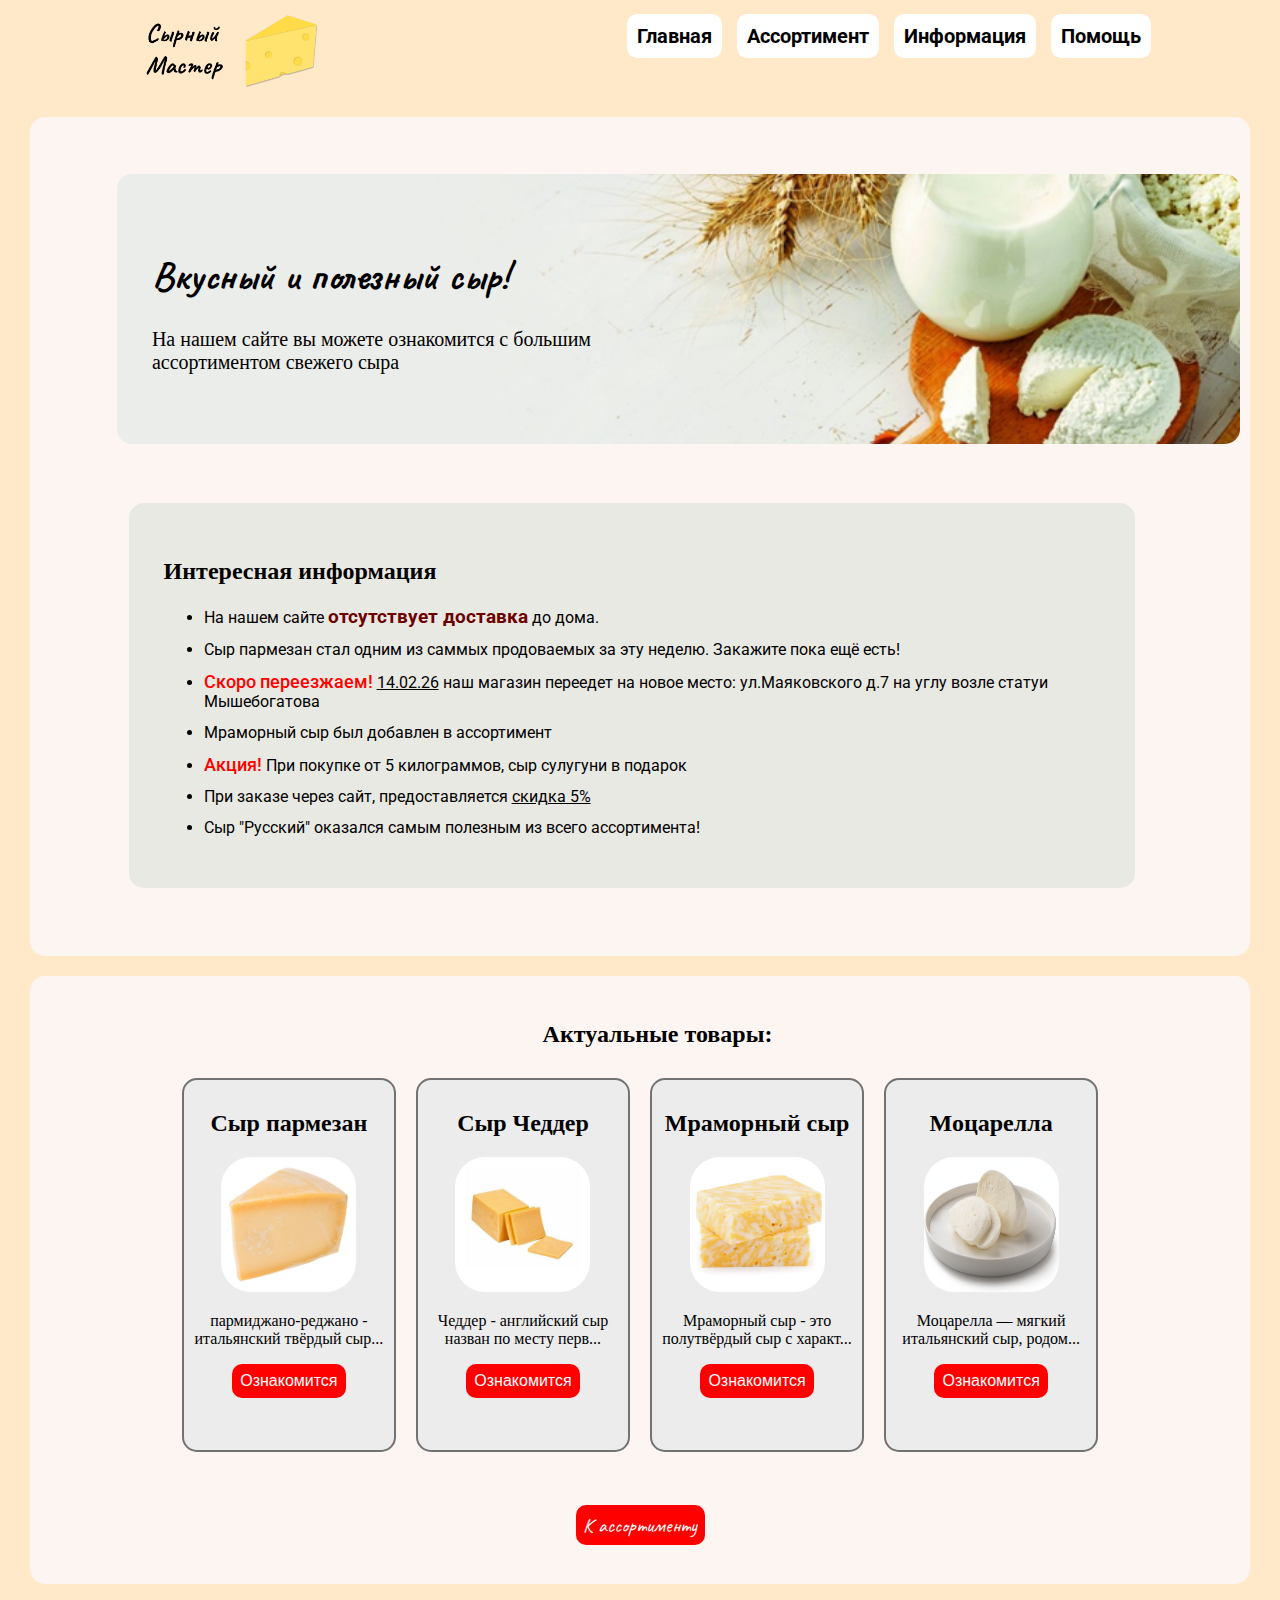
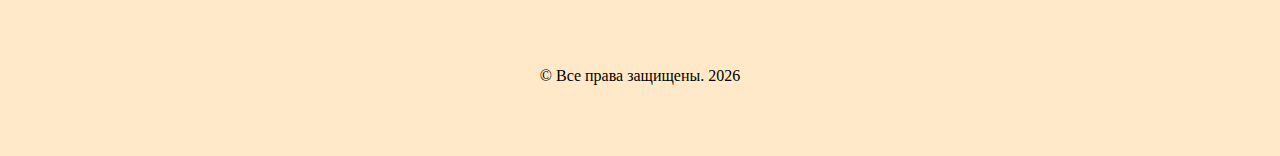
<file: index.html>
<!DOCTYPE html>
<html lang="ru">

<head>
    <meta charset="UTF-8">
    <meta name="viewport" content="width=device-width, initial-scale=1.0">
    <title>CheeseHome</title>
    <link rel="stylesheet" href="./CSS/style.css">
    <link rel="chortcut icon" href="./img/mice.png" type="image/png">
</head>

<body>
    <Header>
        <div class="logo-container">
            <div class="logo"><img src="./img/logo.png" alt="LOGO" class="logo-img"></div>
            <div>
                <nav>
                    <ul class="nav-link">
                        <li><a href="./index.html" class="nav-link_item">Главная </a></li>
                        <li><a href="./pages/Asort.html" class="nav-link_item">Ассортимент </a></li>
                        <li><a href="./pages/contact.html" class="nav-link_item">Информация </a></li>
                        <li><a href="./pages/support.html" class="nav-link_item">Помощь </a></li>
                    </ul>
                </nav>
            </div>
        </div>
    </Header>
    <section class="container">

        <div class="ab">
            <div class="main-container">
                <div class="main">
                    <h1>Вкусный и полезный сыр!</h1>
                    <p>На нашем сайте вы можете ознакомится с большим<br> ассортиментом свежего сыра</p>
                </div>
            </div>
            <div class="News-container">
                <h2>Интересная информация</h2>
                <ul>
                    <li>На нашем сайте <span class="Allert-contact"> отсутствует доставка</span> до дома.</li>
                    <li>Сыр пармезан стал одним из саммых продоваемых за эту неделю. Закажите пока ещё есть! </li>
                    <li><span class="Allert">Скоро переезжаем!</span> <u>14.02.26</u> наш магазин переедет на новое
                        место: ул.Маяковского д.7 на углу возле статуи Мышебогатова</li>
                    <li>Мраморный сыр был добавлен в ассортимент</li>
                    <li><span class="Allert">Акция!</span> При покупке от 5 килограммов, сыр сулугуни в подарок</li>
                    <li>При заказе через сайт, предоставляется <u>скидка 5%</u></li>
                    <li>Сыр "Русский" оказался самым полезным из всего ассортимента!</li>
                </ul>
            </div>
        </div>

    </section>
    <section class="container">

        <div class="heha">
            <h2 class="actual">Актуальные товары:</h2>
            <div class="Assort-contain-index-2">
                <div></div>
                <div class="Assort-contain-index">
                    <div class="Container-item-index">
                        <h2>Сыр пармезан</h2>
                        <img src="./img/sir1.jpg" alt="sir1" class="Assort-sir-img-2">
                        <p>пармиджано-реджано - итальянский твёрдый сыр...</p>
                        <button class="button">Ознакомится</button>
                    </div>
                    <div class="Container-item-index">
                        <h2>Сыр Чеддер</h2>
                        <img src="./img/sir2.jpg" alt="sir2" class="Assort-sir-img-2">
                        <p>Чеддер - английский сыр назван по месту перв...</p>
                        <button class="button">Ознакомится</button>
                    </div>
                    <div class="Container-item-index">
                        <h2>Мраморный сыр</h2>
                        <img src="./img/sir3.jpg" alt="sir3" class="Assort-sir-img-2">
                        <p>Мраморный сыр - это полутвёрдый сыр с характ...</p>
                        <button class="button">Ознакомится</button>
                    </div>
                    <div class="Container-item-index">
                        <h2>Моцарелла</h2>
                        <img src="./img/moc1.png" alt="moc1" class="Assort-sir-img-2">
                        <p>Моцарелла — мягкий итальянский сыр, родом...</p>
                        <button class="button">Ознакомится</button>
                    </div>

                    <div class="index-button"><a href="./pages/Asort.html" class="button-go-to">К ассортименту</a>
                    </div>
                </div>
                <div></div>
            </div>
        </div>

    </section>
<footer> © Все права защищены. 2026</footer>
</body>
</html>
</file>
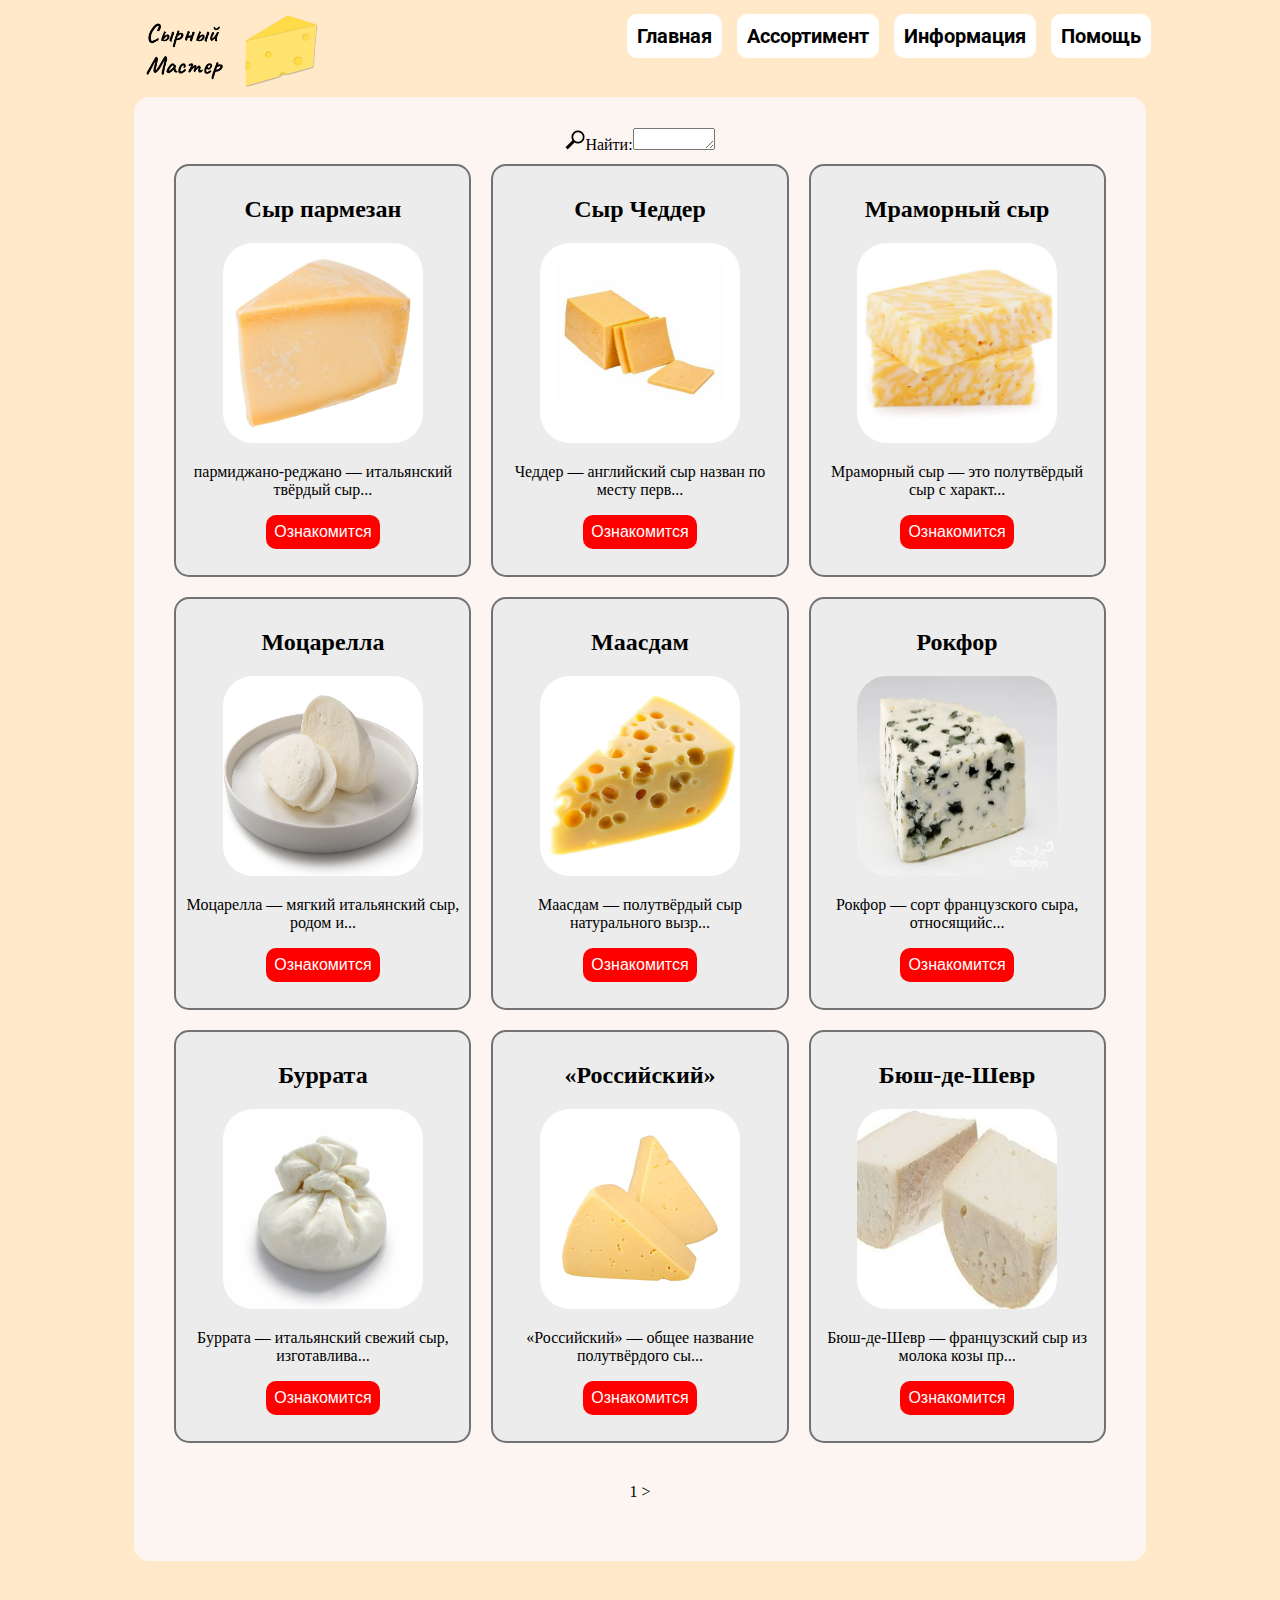
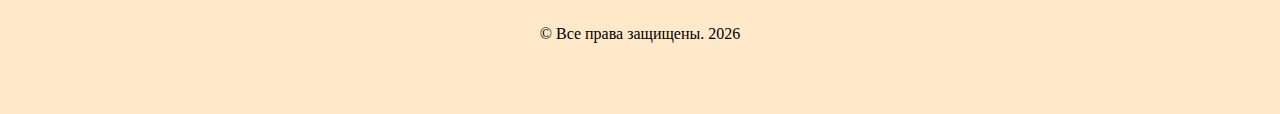
<file: pages/Asort.html>
<!DOCTYPE html>
<html lang="ru">

<head>
    <meta charset="UTF-8">
    <meta name="viewport" content="width=device-width, initial-scale=1.0">
    <title>CheeseHome</title>
    <link rel="stylesheet" href="../CSS/style.css">
    <link rel="chortcut icon" href="../img/mice.png" type="image/png">
</head>

<body>
    <Header>
        <div class="logo-container">
            <div class="logo"><img src="../img/logo.png" alt="LOGO" class="logo-img"></div>
            <div>
                <nav>
                    <ul class="nav-link">
                        <li><a href="../index.html" class="nav-link_item">Главная </a></li>
                        <li><a href="./Asort.html" class="nav-link_item">Ассортимент </a></li>
                        <li><a href="./contact.html" class="nav-link_item">Информация </a></li>
                        <li><a href="./support.html" class="nav-link_item">Помощь </a></li>
                    </ul>
                </nav>
            </div>
        </div>
    </Header>
    <section>
        <div class="Container-table">
            <img src="../img/lupa.png" alt="help find" class="Assort-help-find-img">Найти:<textarea class="find-assort_textArea"></textarea>
            <div class="Assort-contain">
                <div class="Container-item">
                    <h2>Сыр пармезан</h2>
                    <img src="../img/sir1.jpg" alt="sir1" class="Assort-sir-img">
                    <p>пармиджано-реджано — итальянский твёрдый сыр...</p>
                    <button class="button">Ознакомится</button>
                </div>
                <div class="Container-item">
                    <h2>Сыр Чеддер</h2>
                    <img src="../img/sir2.jpg" alt="sir2" class="Assort-sir-img">
                    <p>Чеддер — английский сыр назван по месту перв...</p>
                    <button class="button">Ознакомится</button>
                </div>
                <div class="Container-item">
                    <h2>Мраморный сыр</h2>
                    <img src="../img/sir3.jpg" alt="sir3" class="Assort-sir-img">
                    <p>Мраморный сыр — это полутвёрдый сыр с характ...</p>
                    <button class="button">Ознакомится</button>
                </div>
            </div>
            <div class="Assort-contain">
                <div class="Container-item">
                    <h2>Моцарелла</h2>
                    <img src="../img/moc1.png" alt="moc1" class="Assort-sir-img">
                    <p>Моцарелла — мягкий итальянский сыр, родом и...</p>
                    <button class="button">Ознакомится</button>
                </div>
                <div class="Container-item">
                    <h2>Маасдам</h2>
                    <img src="../img/moc2.jpg" alt="moc2" class="Assort-sir-img">
                    <p>Маасдам — полутвёрдый сыр натурального вызр...</p>
                    <button class="button">Ознакомится</button>
                </div>
                <div class="Container-item">
                    <h2>Рокфор</h2>
                    <img src="../img/moc3.jpg" alt="moc3" class="Assort-sir-img">
                    <p>Рокфор — сорт французского сыра, относящийс...</p>
                    <button class="button">Ознакомится</button>
                </div>
            </div>
            <div class="Assort-contain">
                <div class="Container-item">
                    <h2>Буррата</h2>
                    <img src="../img/bac1.jpg" alt="sir1" class="Assort-sir-img">
                    <p>Буррата — итальянский свежий сыр, изготавлива...</p>
                    <button class="button">Ознакомится</button>
                </div>
                <div class="Container-item">
                    <h2>«Российский»</h2>
                    <img src="../img/bac2.jpg" alt="sir2" class="Assort-sir-img">
                    <p>«Российский» — общее название полутвёрдого сы...</p>
                    <button class="button">Ознакомится</button>
                </div>
                <div class="Container-item">
                    <h2>Бюш-де-Шевр</h2>
                    <img src="../img/bac3.jpg" alt="sir3" class="Assort-sir-img">
                    <p>Бюш-де-Шевр — французский сыр из молока козы пр...</p>
                    <button class="button">Ознакомится</button>
                </div>
            </div>
            <div class="Container-table"><a href="" class="buttons-to-Assort">1 ></a></div>
        </div>
    </section>
    <footer> © Все права защищены. 2026</footer>
</body>


</html>
</file>
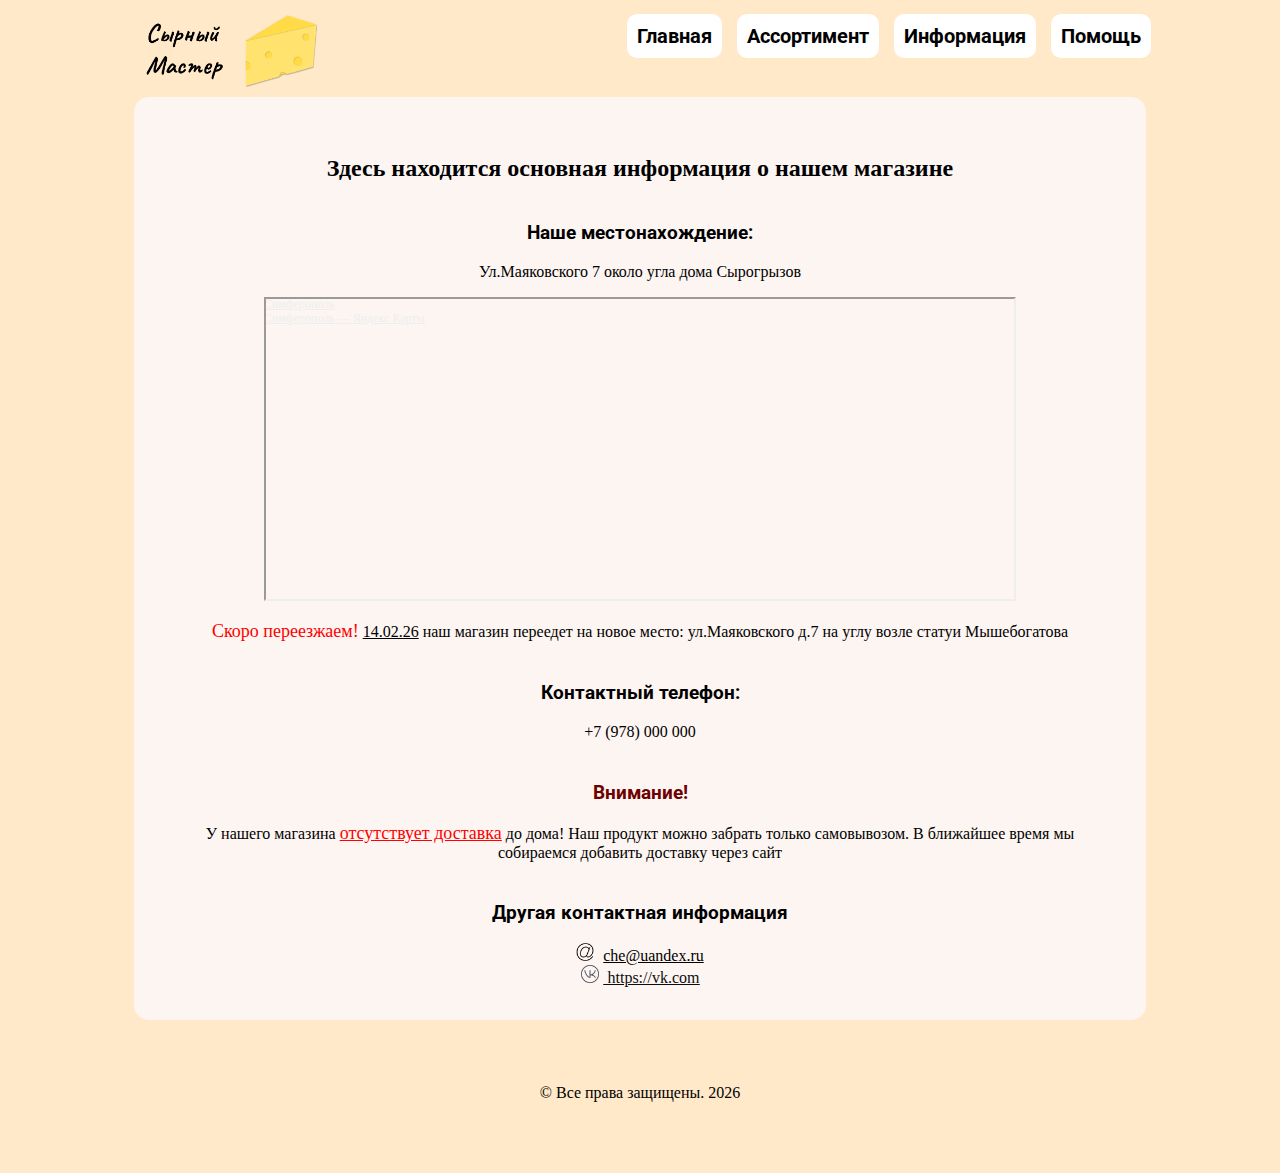
<file: pages/contact.html>
<!DOCTYPE html>
<html lang="en">

<head>
    <meta charset="UTF-8">
    <meta name="viewport" content="width=device-width, initial-scale=1.0">
    <title>CheeseHome</title>
    <link rel="stylesheet" href="../CSS/style.css">
    <link rel="chortcut icon" href="../img/mice.png" type="image/png">
</head>

<body>
    <Header>
        <div class="logo-container">
            <div class="logo"><img src="../img/logo.png" alt="LOGO" class="logo-img"></div>
            <div>
                <nav>
                    <ul class="nav-link">
                        <li><a href="../index.html" class="nav-link_item">Главная </a></li>
                        <li><a href="./Asort.html" class="nav-link_item">Ассортимент </a></li>
                        <li><a href="./contact.html" class="nav-link_item">Информация </a></li>
                        <li><a href="./support.html" class="nav-link_item">Помощь </a></li>
                    </ul>
                </nav>
            </div>
        </div>
    </Header>
    <main>
        <div class="container-contact">
            <h2>Здесь находится основная информация о нашем магазине</h2>
            <h3> Наше местонахождение:</h3>
            <p> Ул.Маяковского 7 около угла дома Сырогрызов</p>
            <div style="position:relative;overflow:hidden;"><a
                    href="https://yandex.ru/maps/146/simferopol/?utm_medium=mapframe&utm_source=maps"
                    style="color:#eee;font-size:12px;position:absolute;top:0px;">Симферополь</a><a
                    href="https://yandex.ru/maps/146/simferopol/?ll=34.103757%2C44.952128&utm_medium=mapframe&utm_source=maps&z=18"
                    style="color:#eee;font-size:12px;position:absolute;top:14px;">Симферополь — Яндекс Карты</a><iframe
                    src="https://yandex.ru/map-widget/v1/?ll=34.103757%2C44.952128&z=18" width="80%" height="300px"
                    frameborder="1" allowfullscreen="true" style="position:relative;"></iframe></div>
            
            <p><span class="Allert">Скоро переезжаем!</span> <u>14.02.26</u> наш магазин переедет на новое место:
                ул.Маяковского д.7 на углу возле статуи Мышебогатова</p>
            <h3>Контактный телефон:</h3>
            <p>+7 (978) 000 000</p>
            <h3 class="Allert-contact">Внимание!</h3>
            <p>У нашего магазина <u class="Allert">отсутствует доставка</u> до дома! Наш продукт можно забрать только самовывозом. В ближайшее время мы собираемся добавить доставку через сайт</p>
            <h3>Другая контактная информация</h3>
            <div>
                <div class="social-table">
                    <div class="social"><img src="../img/mail.png" alt="mail" class="contact-img"> <u>che@uandex.ru</u>
                    </div>
                    <div class="social"><img src="../img/vk.png" alt="vk-img" class="contact-img"><u><a href=""
                                class="contact-link"> https://vk.com</a></u></div>
                </div>
            </div>
        </div>
    </main>
    <footer> © Все права защищены. 2026</footer>
</body>


</html>
</file>
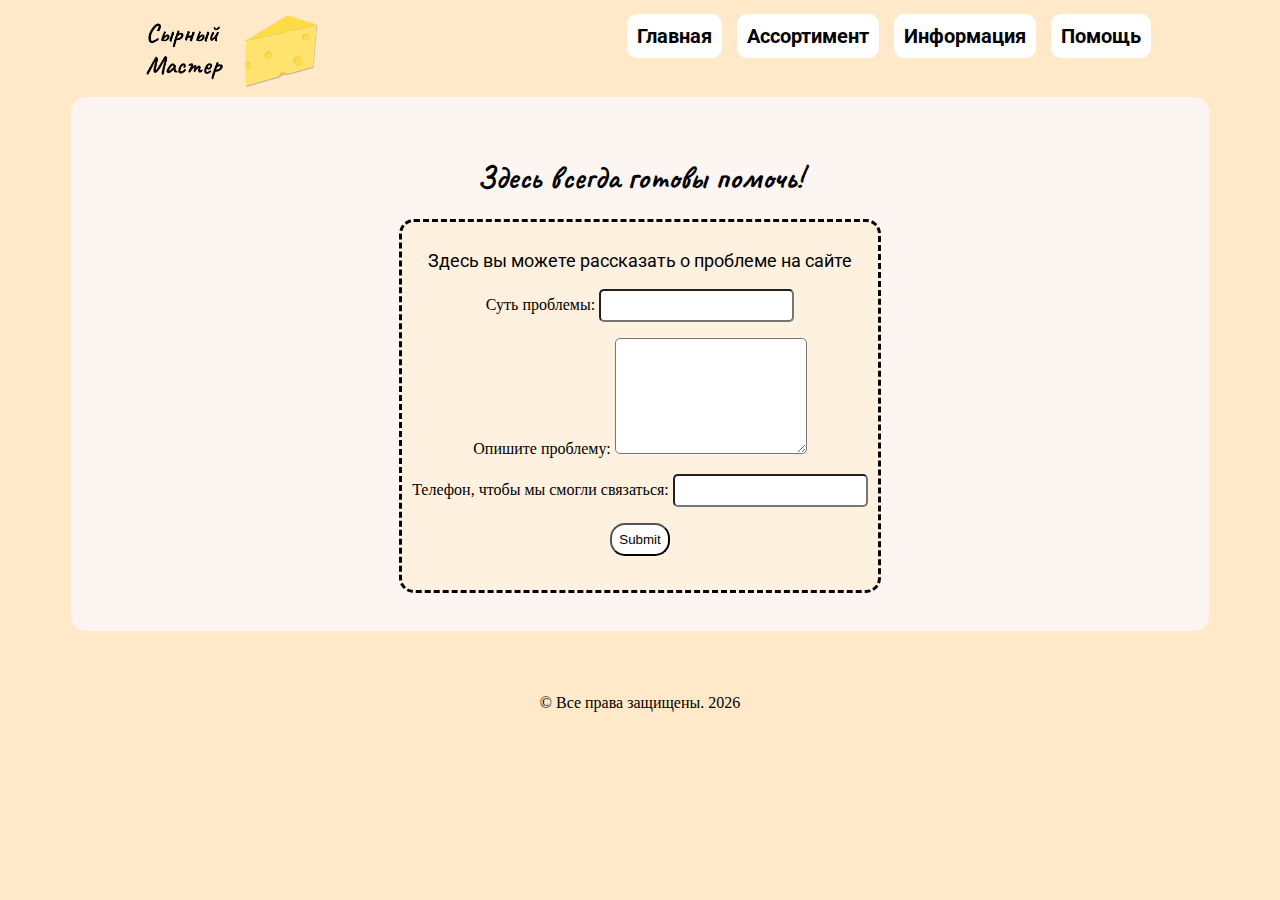
<file: pages/support.html>
<!DOCTYPE html>
<html lang="en">

<head>
    <meta charset="UTF-8">
    <meta name="viewport" content="width=device-width, initial-scale=1.0">
    <title>CheeseHome</title>
    <link rel="stylesheet" href="../CSS/style.css">
    <link rel="chortcut icon" href="../img/mice.png" type="image/png">
</head>

<body>
    <Header>
        <div class="logo-container">
            <div class="logo"><img src="../img/logo.png" alt="LOGO" class="logo-img"></div>
            <div>
                <nav>
                    <ul class="nav-link">
                        <li><a href="../index.html" class="nav-link_item">Главная </a></li>
                        <li><a href="./Asort.html" class="nav-link_item">Ассортимент </a></li>
                        <li><a href="./contact.html" class="nav-link_item">Информация </a></li>
                        <li><a href="./support.html" class="nav-link_item">Помощь </a></li>
                    </ul>
                </nav>
            </div>
        </div>
    </Header>
    <main>
        <div class="container-support">
            <h1>Здесь всегда готовы помочь!</h1>
            <div class="center">
                <div></div>
            <div class="container-support-2"> 
                <p class="roboto">Здесь вы можете рассказать о проблеме на сайте</p>
                <form action="somether">
                    <p>Суть проблемы: <input type="text"></p>
                    <p>Опишите проблему: <textarea name="problem" class="description-problem" id="rows"></textarea></p>
                    <p>Телефон, чтобы мы смогли связаться: <input type="tel"></p>
                    <input type="submit" class="submit-but">
                </form>
                <div></div>
                </div>
            </div>
        </div>
    </main>
    <footer> © Все права защищены. 2026</footer>
</body>


</html>
</file>
<file: CSS/style.css>
@import url('https://fonts.googleapis.com/css2?family=Caveat:wght@400..700&family=Kelly+Slab&family=Roboto:ital,wght@0,100..900;1,100..900&display=swap');
@keyframes CHESE {
    from{transform: scaleX(1.5);}
    to{transform: scaleX(1);}
}
body{
background-color: rgb(255, 233, 201);
}
.nav-link{
    display: flex;
    list-style-type: none;
    justify-content: space-around;
    margin-left: 0px;
}
.nav-link_item{
    text-decoration: none;
    color: black;
    margin-left: 15px;
    background-color: white;
    border-radius: 10px;
    padding: 10px;
    font-size: 20px;
    font-weight: bold;
  font-family: "Roboto", sans-serif;
}
.nav-link_item:hover{
    color: rgb(39, 39, 39);
    background-color: rgb(255, 253, 223);
    transition-duration: 0.4s;
}
.container{
background-color: rgb(253, 245, 242);
border-radius: 15px;
max-width: 1200px;
margin: 20px auto;
padding: 10px;
}
.main-container-plus{
    
display: flex;
margin-left: 5%;
margin-right: 5%;
background-color: rgb(253, 245, 242);
border-radius: 15px;
}
.main-container{
    width: 90%;
    display: flex;
margin: 4% 4% 1% 4%;
padding: 3%;
background-color: #eeeeee;
    height: 200px;
    align-items: center;
    border-radius: 15px;
        background-image: url(../img/main-background.png);
        background-repeat: no-repeat;
        background-position: right;
        background-size: cover;
}
.logo-container{
    display: flex;
    justify-content: space-around;
}
.main{
    font-size: 20px;
}
h1{
    font-family: "Caveat";
}
.actual{
    margin-left: 35px;
    margin-top: 35px;
}
.button-go-to{
    background-color: rgb(255, 0, 0);
    color: rgb(255, 255, 255);
    text-decoration: none;
    padding: 5%;
    font-family: "Caveat";
    font-size: 20px;
    border-radius: 10px;
    border-color: rgb(141, 141, 141);
}
.Allert{
    font-size: 18px; 
    font-weight: 500;
color: red;
}
.News-container{
margin: 5%;
padding: 3%;
background-color: rgb(233, 233, 227);
border-radius: 15px;
width: 80%;
}
.Main-news-chicken{
    color: rgb(77, 49, 49)
}
.button{
    color: white;
    text-decoration: none;
    background-color: red;
    border-radius: 10px;
padding: 8px;
text-align: center;
cursor: pointer;
font-size: 16px;
border: none;
}
.button:hover{
    background-color: rgb(255, 77, 77);
padding: 7px;
transition-duration: 1s;
color: rgb(223, 223, 223);
}
.find-assort_textArea{
width: 70px;
height: 10px;
padding: 5px;
margin-top: 1px;
}
.Assort-sir-img{
    width: 200px;
    height: 200px;
    border-radius: 30px;
}
.Assort-sir-img:hover{
        width: 230px;
    height: 230px;
border-radius: 15px;
transition-duration: 1s;
}
.Allert-contact{
    font-size: larger;
    color: rgb(109, 0, 0);
    font-weight: 700;
}
.Container-item{
    justify-content: space-around;
margin: 10px;

    text-align: center;
    background-color: rgb(236, 236, 236);
    padding: 1%;
    border-radius: 15px;
    height: 390px;
width: 400px;
border: 2px rgb(114, 114, 114) solid;

}
.Assort-contain{
    display: flex;
}
.Container-table{
    display: block;
text-align: center;
flex-wrap: wrap;
margin-left: 10%;
margin-right: 10%;
background-color: rgb(253, 245, 242);
border-radius: 15px;
padding: 30px;
}
.buttons-to-Assort{
    text-decoration: none;
    color: black;
    font-size: medium;
}
.logo-img{
    width: 200px;
    animation: CHESE 2s;
}
.News-container li{
  font-family: "Roboto";
  margin-top: 12px;
}
footer{
    padding: 5%;
    text-align: center;
}
.ab{

padding-left: 30px;

}
.container-contact{
text-align: center;
justify-content: center;
margin-left: 10%;
margin-right: 10%;
padding: 3%;
background-color: rgb(253, 245, 242);
border-radius: 15px;
}
.social-table{
    height: 40px;
    text-align: center;
    justify-content: center;
}
.contact-img{
    height: 18px;
    margin-right: 5px;
}
h3{
    margin-top: 40px;
    font-family: "roboto";
}
.Assort-help-find-img{
    width: 20px;
    height: 20px;
}
.contact-link{
    color: rgb(14, 14, 14);
}
.center{
    display: flex;
    justify-content: center;
}
.container-support{
    text-align: center;
margin-left: 5%;
margin-right: 5%;
background-color: rgb(253, 245, 242);
border-radius: 15px;
padding-bottom: 3%;
padding-top: 3%;
}    
.container-support-2{
    margin-left: 10%;
    margin-right: 10%;
width: fit-content;
text-align: center;
background-color: rgb(255, 241, 223);
border-radius: 15px;
padding: 10px;
padding-bottom: 3%;
border: 3px black dashed;
}
.roboto{
    font-family: "roboto";
    font-size: 18px;
}
.Container-item-index{
    justify-content: space-around;
    margin: 10px;
    text-align: center;
    background-color: rgb(236, 236, 236);
    padding: 1%;
    border-radius: 15px;
    height: 350px;
width: 190px;
border: 2px rgb(114, 114, 114) solid;  
}
.Assort-sir-img-2{
    width: 135px;
    height: 135px;
    border-radius: 30px;
}
.Assort-sir-img-2:hover{
        width: 170px;
    height: 170px;
border-radius: 15px;
transition-duration: 1s;
}
.index-button{
    justify-content: center;
    align-items: center;
    width: 150px;
    padding-top: 5%;
    margin: auto;
}
.Assort-contain-index{
    display: flex;
    align-items: center;
    flex-wrap: wrap;
    justify-content: center;
}
    .Assort-contain-index-2{
        margin: auto;
            display: flex;
            align-items: center;
            text-align: center;
            justify-content: space-between;
            flex-wrap: wrap;
    }
    .heha{
                margin: auto;
padding-bottom: 3%;
            align-items: center;
            text-align: center;
            justify-content: space-between;
    }
    .description-problem{
        height: 100px;
        padding: 7px;
        border-radius: 5px;
    }
    input{
        padding: 7px;
        border-radius: 5px;
    }
    .submit-but{
        background-color: white;
        border-radius: 15px;

    }
@media screen and (max-width: 768px){
    h1{
        font-size: 22px;
    }
    *{
        font-size: 15px;
    }
    .Assort-contain-index-2{
        display: block;
            align-items: center;
            text-align: center;
            justify-content: center;
    }
    .nav-link_item{
    text-decoration: none;
    color: rgb(0, 0, 0);
    margin-left: 15px;
    background-color: rgb(255, 255, 255);
    border-radius: 10px;
    padding: 10px;
    font-size: 16px;
    font-weight: bold;
  font-family: "Roboto", sans-serif;
}
.index-button{
    margin-left: 38%;
}
.main{
    width: 300px;
    font-size: 17px;
}
.main-container{
    width: 70%;
    display: flex;
margin: 4% 4% 1% 4%;
padding: 3%;
background-color: #eeeeee;
    height: 200px;
    align-items: center;border-radius: 15px;
        background-image: url(../img/main-background.png);
        background-repeat: no-repeat;
        background-position: right;
        background-size: cover;
    }
    .container{
    display: flex;
    padding-bottom: 3%;
    margin-bottom: 5%;
margin-left: 4%;
margin-right: 4%;
background-color: rgb(253, 245, 242);
border-radius: 15px;
}
.Container-table{
    margin-left: 4%;
margin-right: 4%;
}
.Container-item{
    height: 300px;
}
.container-table-index-help{
    width: fit-content;
}
.Container-item-index{
justify-content: space-around;
    margin: 10px;
    text-align: center;
    background-color: rgb(236, 236, 236);
    padding: 1%;
    border-radius: 15px;
    height: 290px;
width: 40%;
border: 2px rgb(114, 114, 114) solid;  
}
.container-support{
    margin-left: 4%;
    margin-right: 4%;
}
.Assort-sir-img-2{
    width: 110px;
    height: 110px;
    border-radius: 30px;
}
.Assort-sir-img-2:hover{
        width: 120px;
    height: 120px;
border-radius: 15px;
transition-duration: 1s;
}
.Assort-sir-img{
width: 140px;
height: 140px;
}
.Assort-sir-img:hover{
width: 150px;
height: 150px;
}
h2{
    font-size: 20px;
}
.button{
      font-size: 12px;  
}
.Container-item{
    width: 26%;
}
}
@media screen and (max-width: 576px){
    .nav-link {
    color: black;
    margin-left: 5px;
    font-size: 10px;
}
.container-table-index-help{
    width: fit-content;
}
    .logo-img{
        width: 140px;
    }
    h1{
        font-size: 20px;
    }
    *{
        font-size: 15px;
    }
    .Assort-contain-index-2{
        display: block;
            align-items: center;
            text-align: center;
            justify-content: center;
    }
    .nav-link_item{
    text-decoration: none;
    color: rgb(0, 0, 0);
    margin-left: 5px;
    background-color: rgb(255, 255, 255);
    padding: 10px;
    font-size: 12px;
    font-weight: bold;
  font-family: "Roboto", sans-serif;
}
.index-button{
    margin-left: 38%;
}
.main{
    width: 140px;
    font-size: 17px;
}
.main-container{
    width: 70%;
    display: flex;
margin: 4% 4% 1% 4%;
padding: 3%;
background-color: #eeeeee;
    height: 200px;
    align-items: center;border-radius: 15px;
        background-image: url(../img/main-background.png);
        background-repeat: no-repeat;
        background-position: right;
        background-size: cover;
    }
    .container{
    display: flex;
    padding-bottom: 3%;
    margin-bottom: 5%;
margin-left: 4%;
margin-right: 4%;
background-color: rgb(253, 245, 242);
border-radius: 15px;
}
.Container-table{
    margin-left: 4%;
margin-right: 4%;
}
.Container-item{
    height: 300px;
    width: 100px;
}
.Container-item-index{
justify-content: space-around;
    margin: 10px;
    text-align: center;
    background-color: rgb(236, 236, 236);
    padding: 1%;
    border-radius: 15px;
    height: 290px;
width: 50%;
border: 2px rgb(114, 114, 114) solid;  
}
.container-support{
    margin-left: 4%;
    margin-right: 4%;
}
.container-support-2{
    margin-left: 3%;
    margin-right: 3%;
    width: 90%;
}
.Assort-sir-img-2{
    width: 75px;
    height: 75px;
    border-radius: 30px;
}
.Assort-sir-img-2:hover{
        width: 90px;
    height: 90px;
border-radius: 15px;
transition-duration: 1s;
}
.Assort-sir-img{
width: 90px;
height: 90px;
}
.Assort-sir-img:hover{
width: 100px;
height: 100px;
}
h2{
    font-size: 14px;
}
.button{
      font-size: 12px;  
}
.Container-item{
    width: 26%;
}
}
@media screen and (max-width: 730px){
    .button{
        font-size: 22px;
    }
    p{
        font-size: 20px;
    }
    .Assort-sir-img{
        width: 230px;
        height: 230px;
    }
    .Assort-sir-img:hover{
        width: 240px;
        height: 240px;
    }
    .Assort-contain{
        display: block;
    }
    .Container-item{
        width: 90%;
        height: fit-content;
    }
    .nav-link{
padding-left: 0px;
    }
    .logo-container{
        display: block;
    }
}
@media screen and (max-width: 378px){
    .logo-container{
        display: flex;
    }
    .nav-link {
    color: black;
    margin-left: -50px;
    font-size: 10px;
    display: block;
}
.News-container{
    width: 85%;
}
    .logo-img{
        width: 170px;
        margin: 0px;
    }
    h1{
        font-size: 28px;
    }
    *{
        font-size: 15px;
    }
    .Assort-contain-index-2{
        display: block;
            align-items: center;
            text-align: center;
            justify-content: center;
    }
    .nav-link_item{
    text-decoration: none;
    color: rgb(0, 0, 0);
    background-color: rgb(255, 255, 255);
    padding: 5px;
    font-size: 12px;
    font-weight: bold;
  font-family: "Roboto", sans-serif;
}
.index-button{
    margin-left: 26%;
}
.main{
    width: 140px;
    font-size: 17px;
}
.main-container{
    width: 85%;
    display: flex;
margin: 4% 4% 1% 4%;
padding: 3%;
background-color: #eeeeee;
    height: 200px;
    align-items: center;border-radius: 15px;
        background-image: url(../img/main-background.png);
        background-repeat: no-repeat;
        background-position: -80px;
        background-size: cover;
    }
    .container{
    display: flex;
    padding-bottom: 3%;
    margin-bottom: 5%;
margin-left: 4%;
margin-right: 4%;
background-color: rgb(253, 245, 242);
border-radius: 15px;
}
.Container-table{
    margin-left: 4%;
margin-right: 4%;
}
.Container-item{
    height: 300px;
}
.Container-item-index{
justify-content: space-around;
    margin: 10px;
    text-align: center;
    background-color: rgb(236, 236, 236);
    padding: 1%;
    border-radius: 15px;
    height: 270px;
width: 80%;
border: 2px rgb(114, 114, 114) solid;  
}
.container-support{
    margin-left: 4%;
    margin-right: 4%;
}
.container-support-2{
    margin-left: 3%;
    margin-right: 3%;
    width: 87%;
}
.Assort-sir-img-2{
    width: 75px;
    height: 75px;
    border-radius: 30px;
}
.Assort-sir-img-2:hover{
        width: 90px;
    height: 90px;
border-radius: 15px;
transition-duration: 1s;
}
.Assort-sir-img{
width: 160px;
height: 160px;
}
.Assort-sir-img:hover{
width: 155px;
height: 155px;
}
h2{
    font-size: 18px;
}
.button{
      font-size: 12px;  
}
.Container-item{
    width: 90%;
    height: 330px;
}
.container-contact{
    margin-left: 4%;
    margin-right: 4%;
}
.ab{
justify-content: center;
padding-left: 0px;
}
.Assort-contain{
    display: block;
}
p{
    margin-top: 10px;
    margin-bottom: 10px;
}
}
</file>
